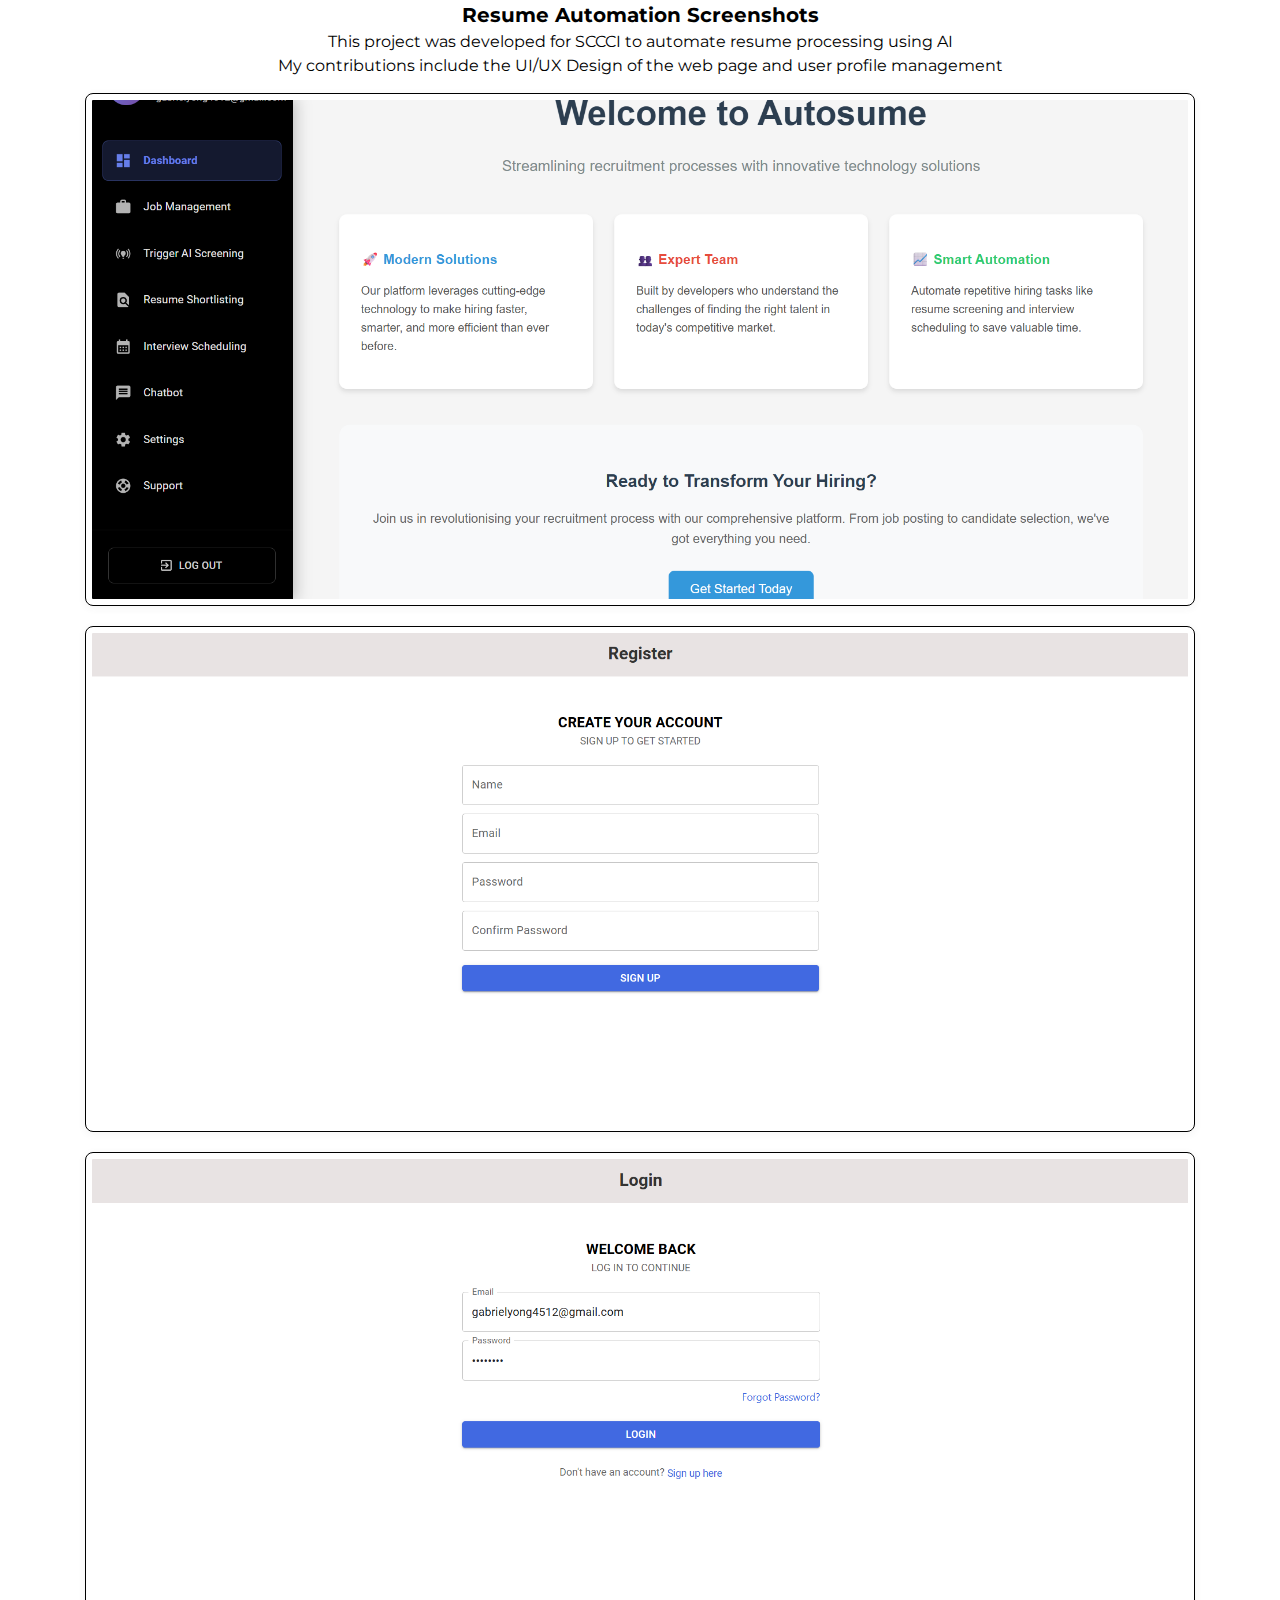
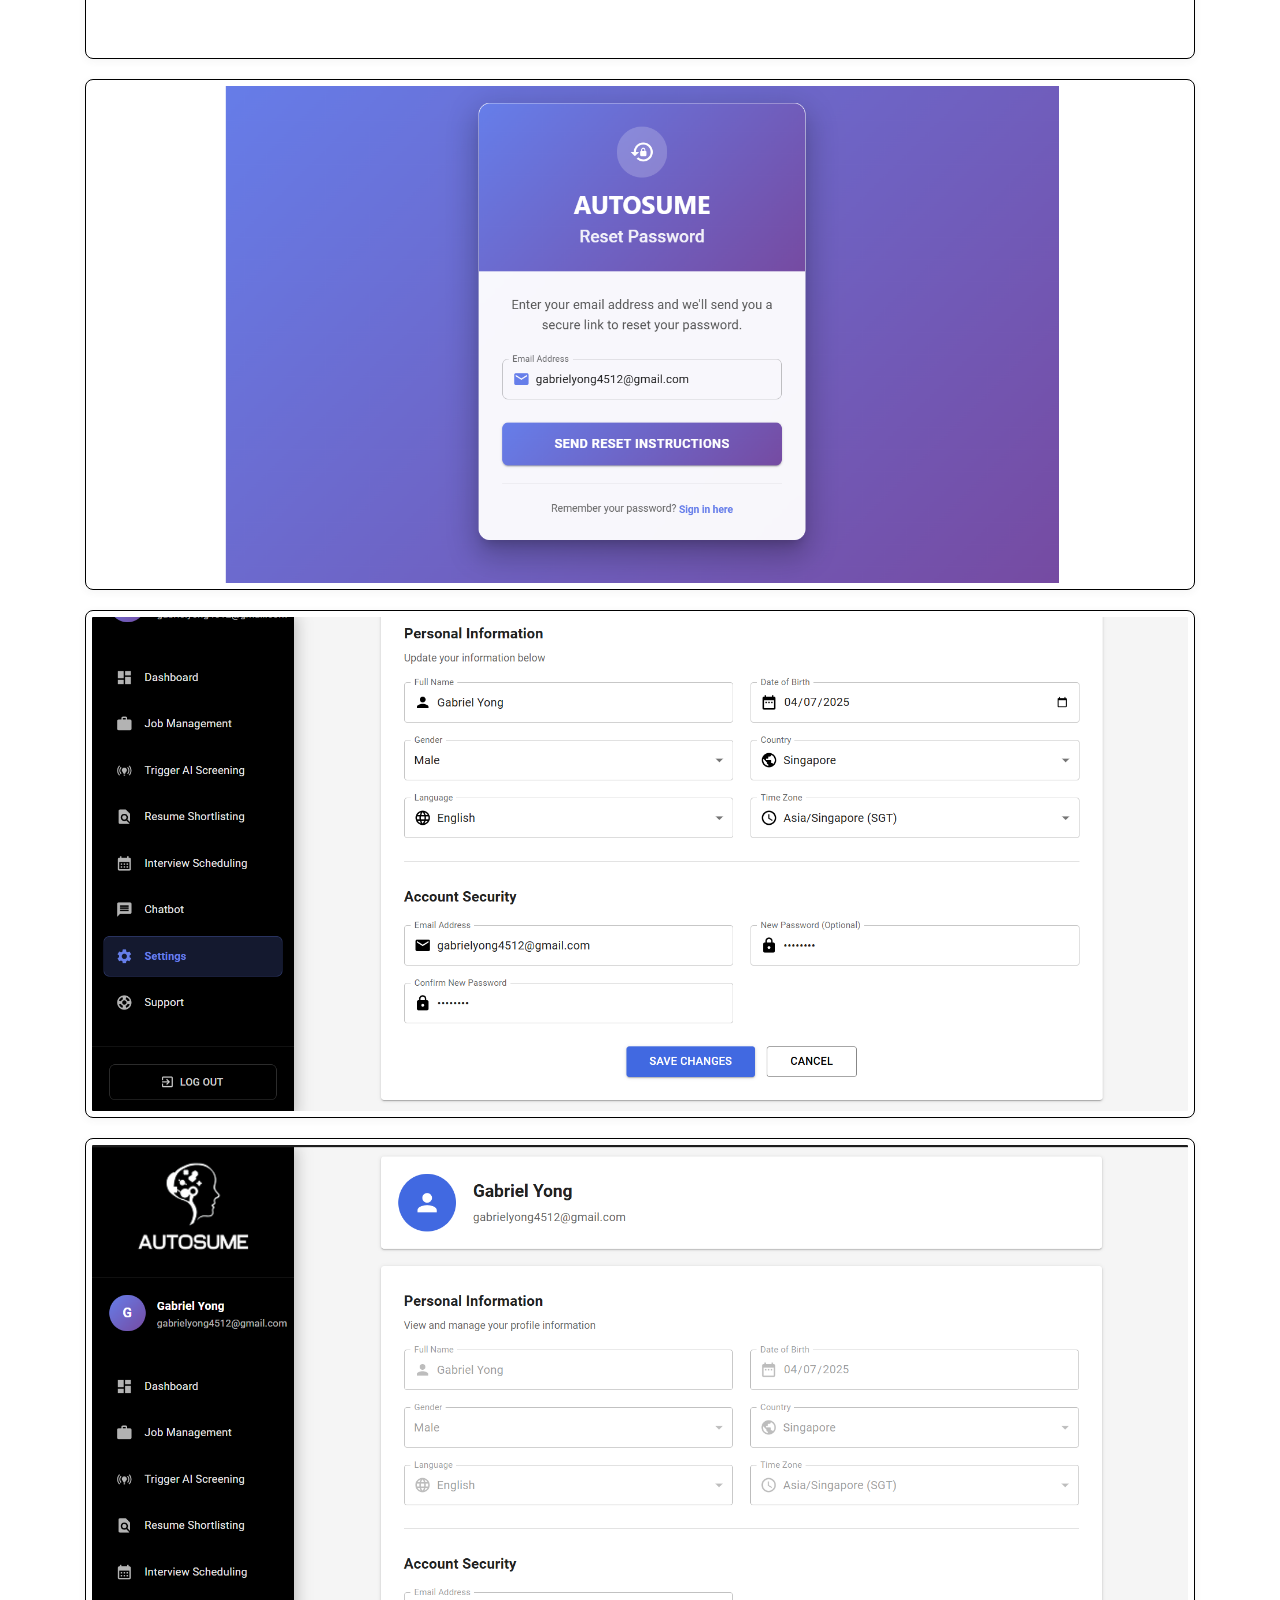
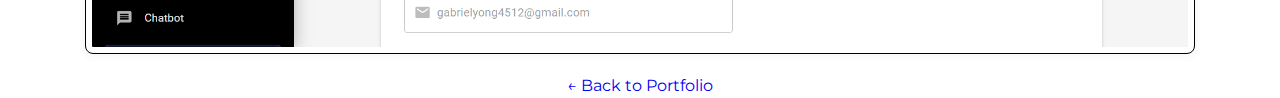
<file: project1-screenshots.html>
<!DOCTYPE html>
<html lang="en">
<head>
  <meta charset="UTF-8" />
  <title>SCCCI Resume Automation Screenshots</title>
  <link rel="stylesheet" href="./css/main.css" />
  <style>
    .container img {
      border: 1.5px solid #000000;
      border-radius: 8px;
      box-shadow: 0 2px 8px rgba(60, 60, 60, 0.06);
      margin-bottom: 2rem;
      background: #fff;
      padding: 6px;
      max-width: 100%;
      display: block;
    }
  </style>
</head>
<body>
  <div class="container">
    <h1>Resume Automation Screenshots</h1>
    <p>This project was developed for SCCCI to automate resume processing using AI</p>
    <p>My contributions include the UI/UX Design of the web page and user profile management</p>
    <br>

    <img src="./assets/autosume_dashboard.png" alt="Homepage">
    <img src="./assets/autosume_signup.png" alt="Sign up Page">
    <img src="./assets/autosume_login.png" alt="Login Page">
    <img src="./assets/forgotpassword.png" alt="Forgot Password">
    <img src="./assets/savechanges.png" alt="Save Changes">
    <img src="./assets/autosume_userprofile.png" alt="User Profile">

    <p><a href="./index.html">← Back to Portfolio</a></p>
  </div>
</body>
</html>
</file>
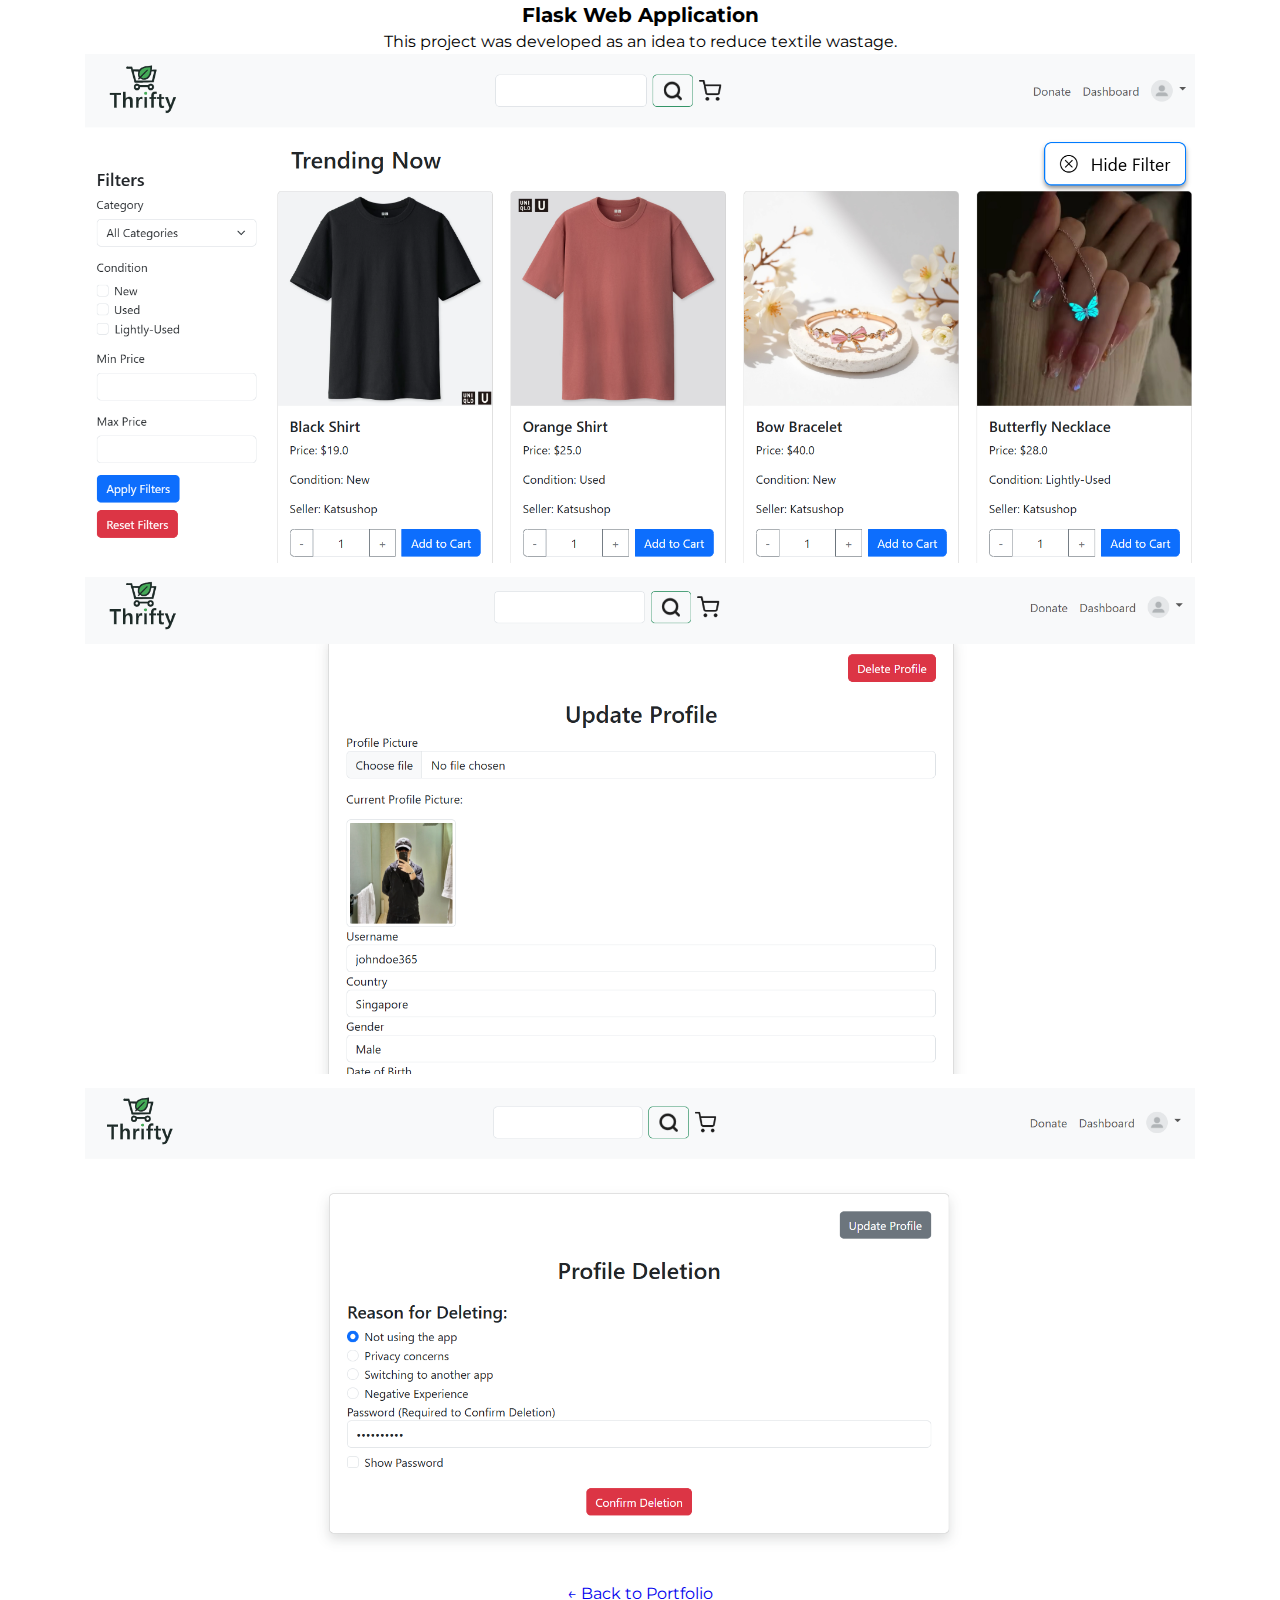
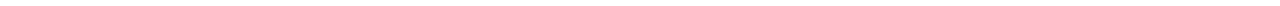
<file: project2-screenshots.html>
<!DOCTYPE html>
<html lang="en">
<head>
  <meta charset="UTF-8" />
  <title>Flask Web Application</title>
  <link rel="stylesheet" href="./css/main.css" />
</head>
<body>
  <div class="container">
    <h1>Flask Web Application</h1>
    <p>This project was developed as an idea to reduce textile wastage.</p>

    <img src="./assets/thrifty_homepage.png" alt="Homepage" style="max-width:100%; margin-bottom: 1rem;">
    <img src="./assets/updateprofile.png" alt="updateprofile" style="max-width:100%; margin-bottom: 1rem;">
    <img src="./assets/deleteprofile.png" alt="deleteprofile" style="max-width:100%;">

    <p><a href="./index.html">← Back to Portfolio</a></p>
  </div>
</body>
</html>
</file>
<file: css/main.css>
@import"https://fonts.googleapis.com/css2?family=Montserrat:wght@400;700&display=swap";

* {
    margin: 0;
    padding: 0;
    box-sizing: border-box;
    font-family: "Montserrat", sans-serif
}

html {
    font-size: 62.5%;
    scroll-behavior: smooth
}

body {
    text-align: center;
    line-height: 1.5
}

h1 {
    font-weight: 700
}

p,
a {
    font-size: 1.6rem
}

a {
    text-decoration: none
}

a:hover {
    transition: all .3s ease-in-out
}

.section-title {
    margin-bottom: 4.5rem;
    font-size: 4rem;
    text-transform: uppercase;
    text-align: center;
}

@media(max-width: 37.5em) {
    .section-title {
        font-size: 2.8rem
    }
}

.dark-blue-color {
    color: #272341
}

.text-color-main {
    margin-left: 1rem;
    color: #5b86e5;
    -webkit-text-fill-color: #5b86e5
}

@supports((-webkit-background-clip: text) or (background-clip: text)) or (-webkit-background-clip: text) {
    .text-color-main {
        background-image: linear-gradient(135deg, #36d1dc 0%, #5b86e5 100%);
        -webkit-background-clip: text;
        background-clip: text;
        -webkit-text-fill-color: rgba(0, 0, 0, 0);
        color: rgba(0, 0, 0, 0)
    }
}

@media(max-width: 37.5em) {
    .text-color-main {
        margin: 0;
        background-image: none;
        -webkit-text-fill-color: #5b86e5;
        box-shadow: none
    }
}

.cta-btn {
    display: inline-block;
    position: relative;
    padding: .8rem 1.6rem;
    font-weight: bold;
    line-height: 1;
    z-index: 1;
    overflow: hidden;
    border-radius: 3px;
    transition: all cubic-bezier(0.19, 1, 0.22, 1) .6s
}

.cta-btn:hover {
    box-shadow: 1.5px 1.5px 3px rgba(174, 174, 192, .4), -1px -1px 3px #fff
}

@media(max-width: 37.5em) {
    .cta-btn:hover {
        box-shadow: none
    }
}

.cta-btn::after {
    content: "";
    display: block;
    position: absolute;
    background-image: linear-gradient(135deg, #36d1dc 0%, #5b86e5 100%);
    width: 0px;
    height: 100%;
    left: 0;
    top: 0;
    z-index: -1;
    transition: all cubic-bezier(0.19, 1, 0.22, 1) .6s
}

@media(max-width: 37.5em) {
    .cta-btn::after {
        width: 0;
        height: 0;
        background-image: none
    }
}

.cta-btn--hero {
    color: #5b86e5;
    -webkit-text-fill-color: #5b86e5;
    border: 2px solid rgba(0, 0, 0, 0);
    -o-border-image: linear-gradient(135deg, #36d1dc 0%, #5b86e5 100%);
    border-image: linear-gradient(135deg, #36d1dc 0%, #5b86e5 100%);
    border-image-slice: 1
}

@supports((-webkit-background-clip: text) or (background-clip: text)) or (-webkit-background-clip: text) {
    .cta-btn--hero {
        background-image: linear-gradient(135deg, #36d1dc 0%, #5b86e5 100%);
        -webkit-background-clip: text;
        background-clip: text;
        -webkit-text-fill-color: rgba(0, 0, 0, 0);
        color: rgba(0, 0, 0, 0)
    }
}

@media screen and (-ms-high-contrast: active),
screen and (-ms-high-contrast: none) {
    .cta-btn--hero {
        color: #5b86e5
    }

    .cta-btn--hero:hover {
        color: #fff
    }
}

@media(max-width: 37.5em) {
    .cta-btn--hero {
        background-image: none;
        border: 2px solid #5b86e5;
        box-shadow: none;
        -webkit-text-fill-color: #5b86e5
    }
}

.cta-btn--hero::after {
    height: 410%;
    width: 150%;
    transform: translate(-98%, -25%) rotate(45deg)
}

.cta-btn--hero:hover {
    -webkit-text-fill-color: #fff;
    text-decoration: none
}

@media(max-width: 37.5em) {
    .cta-btn--hero:hover {
        -webkit-text-fill-color: #5b86e5
    }
}

.cta-btn--hero:hover::after {
    transform: translate(-9%, -25%) rotate(45deg)
}

.cta-btn--resume {
    border-radius: 0;
    color: #fff;
    border: 2px solid #fff
}

.cta-btn--resume::after {
    background: #fff
}

.cta-btn--resume:hover {
    color: #5b86e5;
    text-decoration: none;
    box-shadow: none
}

@media(max-width: 37.5em) {
    .cta-btn--resume:hover {
        color: #fff
    }
}

.cta-btn--resume:hover::after {
    width: 100%
}

.cta-btn--projects {
    box-shadow: inset 1px 1px 2px 2px rgba(174, 174, 192, .15), inset -2px -2px 2px rgba(255, 255, 255, .7);
    border: 2px solid rgba(0, 0, 0, 0)
}

@media(max-width: 37.5em) {
    .cta-btn--projects {
        border: none;
        box-shadow: 1.5px 1.5px 3px rgba(174, 174, 192, .4), -1px -1px 3px #fff
    }
}

.cta-btn--projects::after {
    height: 250%;
    width: 130%
}

.cta-btn--projects::after {
    transform: translate(-98%, -30%) rotate(45deg)
}

.cta-btn--projects:hover {
    box-shadow: 1.5px 1.5px 3px rgba(174, 174, 192, .4), -1px -1px 3px #fff
}

.cta-btn--projects:hover::after {
    transform: translate(-12%, -30%) rotate(45deg)
}

.footer {
    background-color: #333;
    padding: 4.8rem 0
}

.footer__text {
    font-size: 1.3rem;
    color: #b3b3b3
}

.footer__text a {
    font-size: 1.3rem;
    color: #bfbfbf;
    transition: all .2s ease-in-out;
    display: inline-block
}

.footer__text a:hover,
.footer__text a:active {
    color: #36d1dc
}

.footer hr {
    margin: 1rem auto;
    border: 0;
    width: 50%;
    border-top: 2px solid rgba(255, 255, 255, .1)
}

.social-links {
    display: flex;
    justify-content: center
}

.social-links a {
    font-size: 3rem;
    display: flex;
    flex-direction: column;
    justify-content: center;
    color: #fff;
    width: 5rem;
    height: 5rem;
    margin: 1.6rem 1.6rem;
    transition: all ease .2s
}

.social-links a i {
    transition: all ease-in-out .2s
}

.social-links a:hover {
    transform: scale(1.1) translateY(-2px)
}

.social-links a:hover .fa-twitter {
    color: #00acee
}

.social-links a:hover .fa-instagram {
    color: #c13584
}

.social-links a:hover .fa-linkedin {
    color: #4875b4
}

.social-links a:hover .fa-codepen {
    color: #212121
}

.back-to-top i {
    color: #fff;
    margin: 1rem 0 1.6rem;
    transition: all 200ms ease
}

.back-to-top i:hover {
    transform: translateY(-2px)
}

section {
    padding: 5rem 0rem
}

@media(max-width: 37.5em) {
    section {
        border: none;
        padding-left: 1rem;
        padding-right: 1rem
    }
}

section .row {
    display: grid;
    gap: 2rem;
    grid-template-columns: 1fr 2fr;
    grid-template-rows: 1fr;
    padding: 0 1.5rem;
}

@media(max-width: 56.25em) {
    section .row {
        grid-template-columns: 1fr;
        grid-template-rows: auto
    }
}

@media(max-width: 37.5em) {
    section .row {
        padding: 0
    }
}

section .row p+p {
    margin-top: 1rem
}

section .row span {
    margin-top: 2rem
}

.container {
    width: 100%;
    padding: 0 1.5rem;
    margin: 0 auto;
    max-width: 1140px
}

@media(max-width: 75em) {
    .container {
        max-width: 960px;
        width: 100%
    }
}

@media(max-width: 56.25em) {
    .container {
        max-width: 720px;
        width: 100%;
        justify-content: center
    }
}

@media(max-width: 48em) {
    .container {
        max-width: 720px;
        width: 100%
    }
}

@media(max-width: 37.5em) {
    .container {
        max-width: 540px;
        width: 100%
    }
}

#about {
    background-color: #36d1dc;
    background-image: linear-gradient(135deg, #36d1dc 0%, #5b86e5 100%);
    color: #fff;
    height: 100%;
    -webkit-clip-path: polygon(0 0, 100% 0, 100% 80%, 0 100%);
    clip-path: polygon(0 0, 100% 0, 100% 80%, 0 100%);
    padding-bottom: 10%;
}

@media(max-width: 75em) {
    #about {
        height: 100%;
        -webkit-clip-path: none;
        clip-path: none
    }
}

#about .about-wrapper {
    display: grid;
    grid-template-columns: 1fr;
    justify-items: center;
}

@media(max-width: 37.5em) {
    #about .about-wrapper {
        padding-bottom: 5rem;
        grid-template-columns: 1fr
    }
}

#about .about-wrapper__image img {
    max-width: 350px;
    width: 100%
}

@media(max-width: 75em) {
    #about .about-wrapper__image {
        height: 100%
    }
}

@media(max-width: 48em) {
    #about .about-wrapper__image {
        padding-bottom: 4rem
    }
}

#about .about-wrapper__info {
    display: flex;
    height: 100%;
    justify-content: center;
    flex-direction: column;
    text-align: center;
}

@media(max-width: 48em) {
    #about .about-wrapper__info {
        align-items: center;
        text-align: center
    }
}

#contact {
    background-image: linear-gradient(135deg, #36d1dc 0%, #5b86e5 100%);
    -webkit-clip-path: polygon(0 15vh, 100% 0, 100% 100%, 0 100%);
    clip-path: polygon(0 15vh, 100% 0, 100% 100%, 0 100%);
    padding: 15rem 0 10rem 0;
    margin-top: -15rem;
    margin-bottom: -1px;
    color: #fff
}

@media(max-width: 75em) {
    #contact {
        padding: 10rem 0;
        margin-top: 0;
        -webkit-clip-path: none;
        clip-path: none
    }
}

#contact .contact-wrapper {
    margin-top: 3.2rem;
    padding: 0 2rem;
    -webkit-backface-visibility: hidden;
    backface-visibility: hidden
}

#contact .contact-wrapper__text {
    margin-bottom: 2.5rem
}

#contact .contact-wrapper__text,
#contact .contact-wrapper a {
    font-size: 2.4rem
}

@media(max-width: 37.5em) {

    #contact .contact-wrapper__text,
    #contact .contact-wrapper a {
        font-size: 2rem
    }
}

#hero {
    min-height: 100vh;
    height: 100vh;
    display: flex;
    align-items: center;
    background: #fff;
    font-weight: 400;
    color: #272341;
    padding: 0rem 5.6rem;
    top: 0;
    left: 0;
    bottom: 0;
    right: 0;
    z-index: -1;
    line-height: 1.2;
    animation: hidden 1000ms linear forwards
}

@media(max-width: 56.25em) {
    #hero {
        justify-content: center
    }
}

@media(max-width: 37.5em) {
    #hero {
        padding: 0rem 1.6rem
    }
}

#hero .hero-title {
    font-size: 5.6rem;
    font-weight: 700;
    margin-bottom: 3.2rem;
    text-align: left
}

#hero .hero-title span {
    margin: 0;
    display: inline-block
}

@media(max-width: 75em) {
    #hero .hero-title {
        font-size: 4rem
    }
}

@media(max-width: 56.25em) {
    #hero .hero-title {
        font-size: 3.6rem;
        text-align: center
    }
}

@media(max-width: 37.5em) {
    #hero .hero-title {
        font-size: 3.5rem;
        line-height: 1.5
    }
}

@media(max-width: 20em) {
    #hero .hero-title {
        font-size: 2.8rem
    }
}

#hero .hero-cta {
    display: flex
}

@media(max-width: 56.25em) {
    #hero .hero-cta {
        justify-content: center
    }
}

#hero .hero-cta a {
    font-size: 2.4rem
}

@media(max-width: 37.5em) {
    #hero .hero-cta a {
        font-size: 2rem
    }
}

.scroll-down-link {
    position: absolute;
    left: 50%;
    bottom: 20px;
    transform: translateX(-50%)
}

.scroll-down {
    height: 50px;
    width: 30px;
    border: 2px solid #000;
    border-radius: 50px;
    cursor: pointer
}

.scroll-down::before,
.scroll-down::after {
    height: 10px;
    width: 10px;
    content: "";
    position: absolute;
    top: 20%;
    left: 50%;
    border: 2px solid #5b86e5;
    transform: translate(-50%, -100%) rotate(45deg);
    border-top: none;
    border-left: none;
    animation: scroll-down 1s ease-in-out infinite
}

.scroll-down::after {
    top: 30%;
    animation-delay: .3s
}

@keyframes hidden {
    0% {
        opacity: 0
    }

    50% {
        opacity: 0
    }

    100% {
        opacity: 1
    }
}

@keyframes scroll-down {
    0% {
        opacity: 0
    }

    30% {
        opacity: 1
    }

    60% {
        opacity: 1
    }

    100% {
        opacity: 0;
        top: 90%
    }
}

#projects {
    background-color: #e5e5e5;
    color: #272341;
    margin-top: -15rem;
    padding-top: 15rem
}

@media(max-width: 75em) {
    #projects {
        margin-top: 0;
        padding-top: 5rem
    }
}

@media(max-width: 37.5em) {
    #projects {
        padding-bottom: 1px
    }
}

#projects .project-wrapper {
    margin-bottom: 15rem
}

@media(max-width: 37.5em) {
    #projects .project-wrapper {
        margin-bottom: 0rem
    }
}

#projects .project-wrapper .row {
    margin: 0;
    margin-bottom: 8rem
}

@media(max-width: 37.5em) {
    #projects .project-wrapper .row {
        margin-bottom: 4rem
    }
}

#projects .project-wrapper__text {
    width: 100%;
    text-align: left
}

@media(max-width: 75em) {
    #projects .project-wrapper__text {
        margin-bottom: 4.8rem
    }
}

@media(max-width: 37.5em) {
    #projects .project-wrapper__text {
        margin-bottom: 2.5rem
    }
}

#projects .project-wrapper__text-title {
    font-weight: bold;
    margin-bottom: 1.8rem;
    font-size: 2.5rem
}

@media(max-width: 37.5em) {
    #projects .project-wrapper__text-title {
        font-size: 2rem
    }
}

#projects .project-wrapper__text-info {
    margin-bottom: 1.5rem
}

#projects .project-wrapper__text-btns {
    width: 100%;
    display: flex;
    align-items: center;
    flex-wrap: wrap
}

#projects .project-wrapper__image {
    width: 90%;
    margin: 0 auto
}

@media(max-width: 75em) {
    #projects .project-wrapper__image {
        width: 100%;
        margin: 0
    }
}

#projects .project-wrapper__image .thumbnail {
    border: none;
    box-shadow: 8px 8px 9px 7px rgba(174, 174, 192, .4), -5px -5px 15px 7px #fff
}

#projects .project-wrapper__image .thumbnail .img-fluid {
    width: 100%;
    height: auto;
    vertical-align: middle;
    border-radius: 2px
}

@media(max-width: 37.5em) {
    #projects .project-wrapper__image .thumbnail {
        box-shadow: none;
        border: 1px solid #d2d2d2;
        margin-bottom: 3.2rem;
        transform: none
    }
}
</file>
